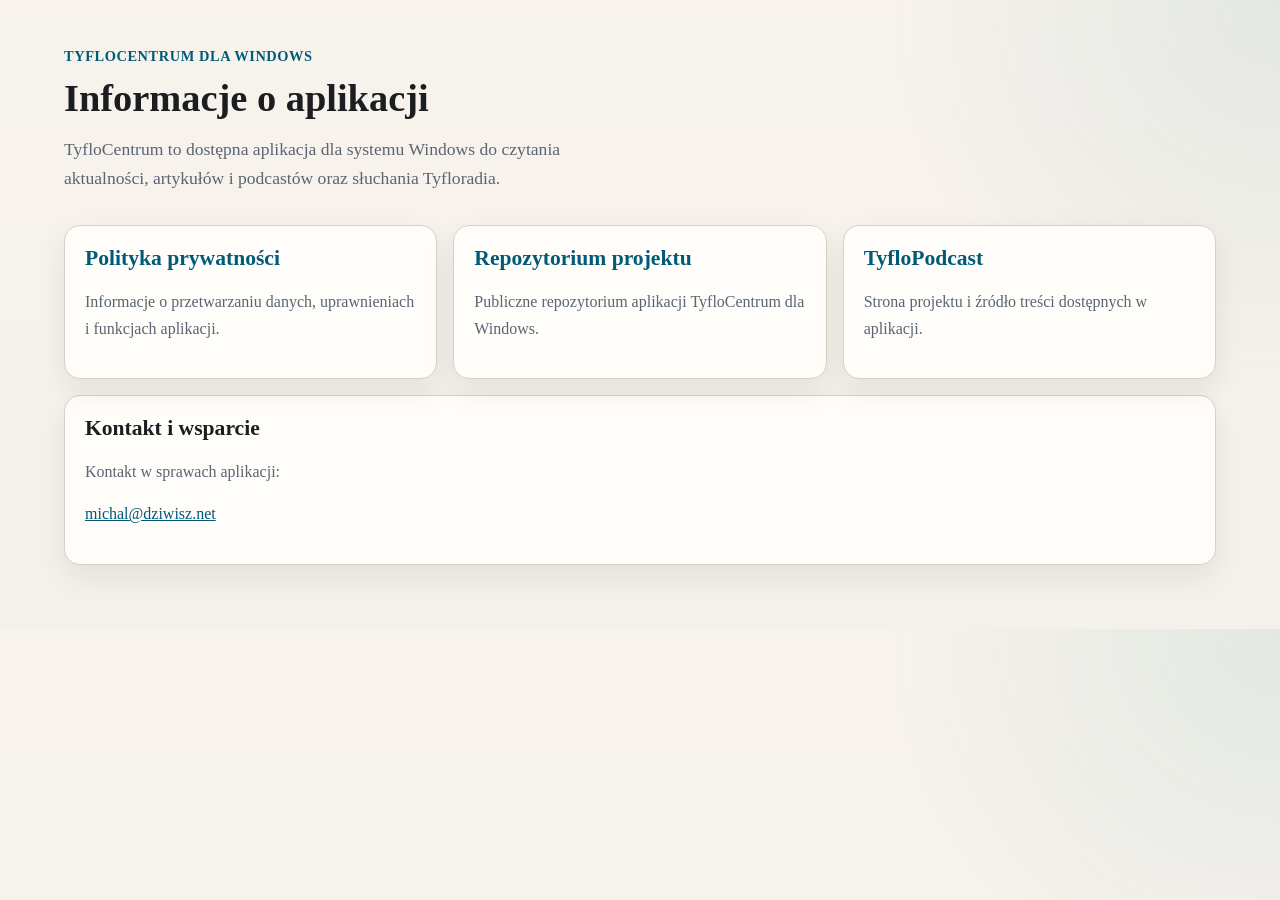
<file: site/index.html>
<!doctype html>
<html lang="pl">
<head>
  <meta charset="utf-8">
  <meta name="viewport" content="width=device-width, initial-scale=1">
  <title>TyfloCentrum</title>
  <link rel="stylesheet" href="./styles.css">
</head>
<body>
  <main class="page">
    <header class="hero">
      <p class="eyebrow">TyfloCentrum dla Windows</p>
      <h1>Informacje o aplikacji</h1>
      <p class="lead">
        TyfloCentrum to dostępna aplikacja dla systemu Windows do czytania aktualności,
        artykułów i podcastów oraz słuchania Tyfloradia.
      </p>
    </header>

    <nav aria-label="Linki pomocnicze" class="card-list">
      <a class="card" href="./privacy/">
        <h2>Polityka prywatności</h2>
        <p>Informacje o przetwarzaniu danych, uprawnieniach i funkcjach aplikacji.</p>
      </a>
      <a class="card" href="https://github.com/michaldziwisz/TyfloCentrumWindows">
        <h2>Repozytorium projektu</h2>
        <p>Publiczne repozytorium aplikacji TyfloCentrum dla Windows.</p>
      </a>
      <a class="card" href="https://tyflopodcast.net/">
        <h2>TyfloPodcast</h2>
        <p>Strona projektu i źródło treści dostępnych w aplikacji.</p>
      </a>
    </nav>

    <section class="card single-card" aria-labelledby="support-heading">
      <h2 id="support-heading">Kontakt i wsparcie</h2>
      <p>Kontakt w sprawach aplikacji:</p>
      <p><a href="mailto:michal@dziwisz.net">michal@dziwisz.net</a></p>
    </section>
  </main>
</body>
</html>
</file>
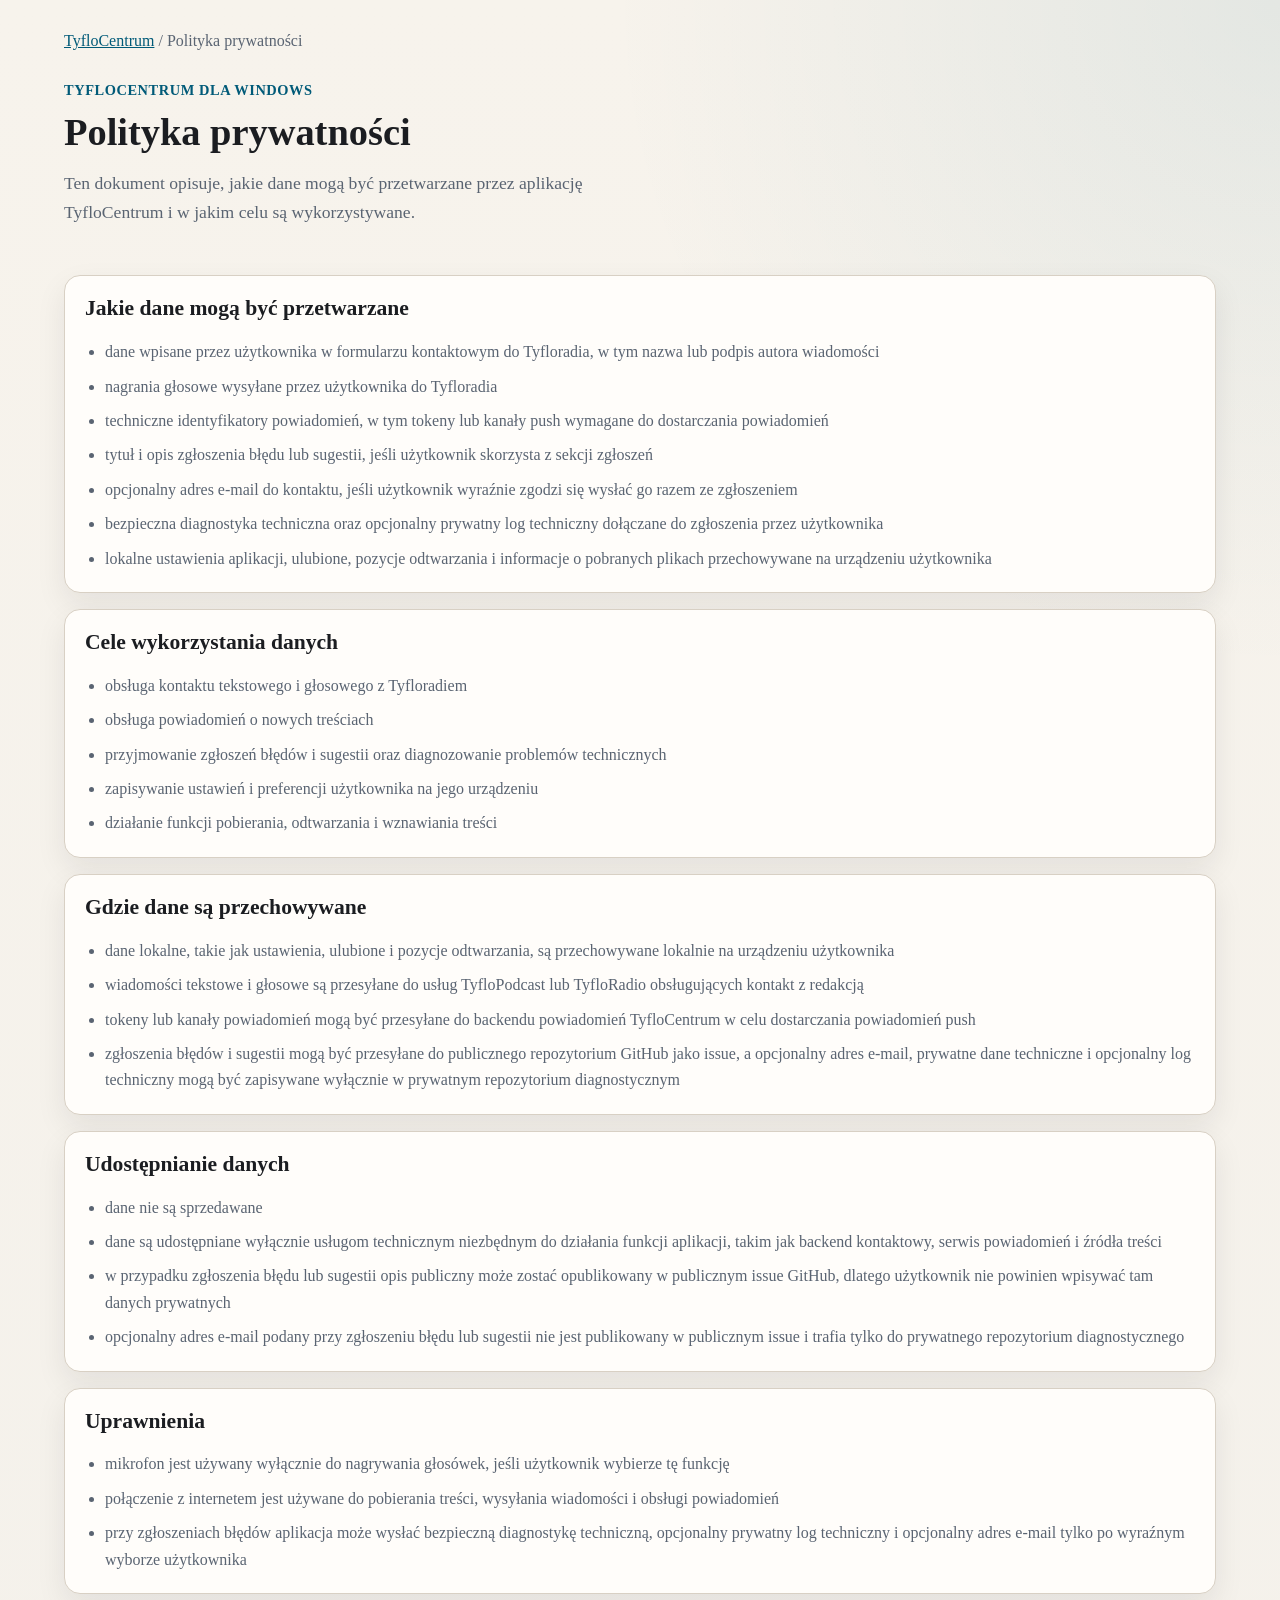
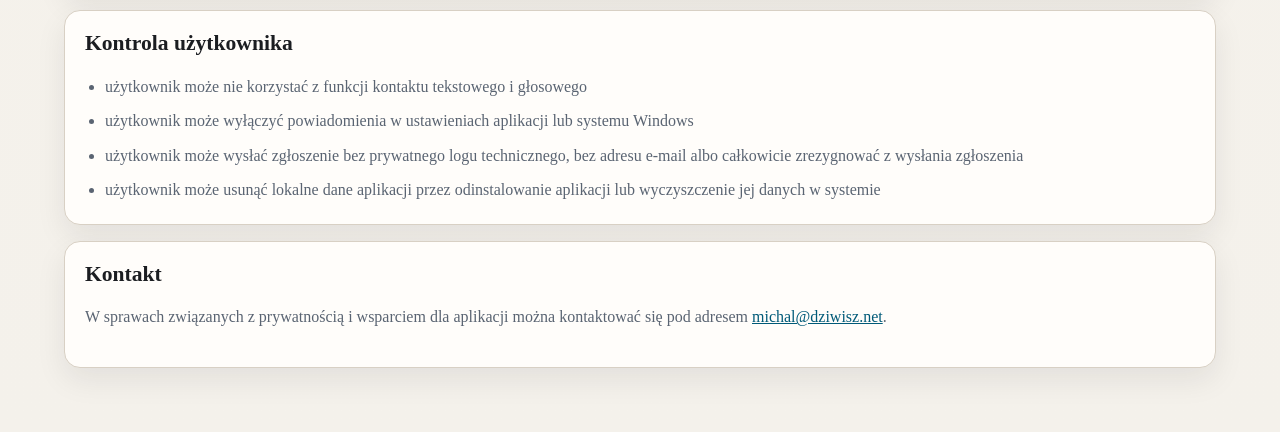
<file: site/privacy/index.html>
<!doctype html>
<html lang="pl">
<head>
  <meta charset="utf-8">
  <meta name="viewport" content="width=device-width, initial-scale=1">
  <title>Polityka prywatności TyfloCentrum</title>
  <link rel="stylesheet" href="../styles.css">
</head>
<body>
  <main class="page">
    <nav aria-label="Okruszki" class="breadcrumbs">
      <a href="../">TyfloCentrum</a>
      <span aria-hidden="true">/</span>
      <span>Polityka prywatności</span>
    </nav>

    <header class="hero">
      <p class="eyebrow">TyfloCentrum dla Windows</p>
      <h1>Polityka prywatności</h1>
      <p class="lead">
        Ten dokument opisuje, jakie dane mogą być przetwarzane przez aplikację
        TyfloCentrum i w jakim celu są wykorzystywane.
      </p>
    </header>

    <section class="card single-card" aria-labelledby="data-heading">
      <h2 id="data-heading">Jakie dane mogą być przetwarzane</h2>
      <ul>
        <li>dane wpisane przez użytkownika w formularzu kontaktowym do Tyfloradia, w tym nazwa lub podpis autora wiadomości</li>
        <li>nagrania głosowe wysyłane przez użytkownika do Tyfloradia</li>
        <li>techniczne identyfikatory powiadomień, w tym tokeny lub kanały push wymagane do dostarczania powiadomień</li>
        <li>tytuł i opis zgłoszenia błędu lub sugestii, jeśli użytkownik skorzysta z sekcji zgłoszeń</li>
        <li>opcjonalny adres e-mail do kontaktu, jeśli użytkownik wyraźnie zgodzi się wysłać go razem ze zgłoszeniem</li>
        <li>bezpieczna diagnostyka techniczna oraz opcjonalny prywatny log techniczny dołączane do zgłoszenia przez użytkownika</li>
        <li>lokalne ustawienia aplikacji, ulubione, pozycje odtwarzania i informacje o pobranych plikach przechowywane na urządzeniu użytkownika</li>
      </ul>
    </section>

    <section class="card single-card" aria-labelledby="purpose-heading">
      <h2 id="purpose-heading">Cele wykorzystania danych</h2>
      <ul>
        <li>obsługa kontaktu tekstowego i głosowego z Tyfloradiem</li>
        <li>obsługa powiadomień o nowych treściach</li>
        <li>przyjmowanie zgłoszeń błędów i sugestii oraz diagnozowanie problemów technicznych</li>
        <li>zapisywanie ustawień i preferencji użytkownika na jego urządzeniu</li>
        <li>działanie funkcji pobierania, odtwarzania i wznawiania treści</li>
      </ul>
    </section>

    <section class="card single-card" aria-labelledby="storage-heading">
      <h2 id="storage-heading">Gdzie dane są przechowywane</h2>
      <ul>
        <li>dane lokalne, takie jak ustawienia, ulubione i pozycje odtwarzania, są przechowywane lokalnie na urządzeniu użytkownika</li>
        <li>wiadomości tekstowe i głosowe są przesyłane do usług TyfloPodcast lub TyfloRadio obsługujących kontakt z redakcją</li>
        <li>tokeny lub kanały powiadomień mogą być przesyłane do backendu powiadomień TyfloCentrum w celu dostarczania powiadomień push</li>
        <li>zgłoszenia błędów i sugestii mogą być przesyłane do publicznego repozytorium GitHub jako issue, a opcjonalny adres e-mail, prywatne dane techniczne i opcjonalny log techniczny mogą być zapisywane wyłącznie w prywatnym repozytorium diagnostycznym</li>
      </ul>
    </section>

    <section class="card single-card" aria-labelledby="sharing-heading">
      <h2 id="sharing-heading">Udostępnianie danych</h2>
      <ul>
        <li>dane nie są sprzedawane</li>
        <li>dane są udostępniane wyłącznie usługom technicznym niezbędnym do działania funkcji aplikacji, takim jak backend kontaktowy, serwis powiadomień i źródła treści</li>
        <li>w przypadku zgłoszenia błędu lub sugestii opis publiczny może zostać opublikowany w publicznym issue GitHub, dlatego użytkownik nie powinien wpisywać tam danych prywatnych</li>
        <li>opcjonalny adres e-mail podany przy zgłoszeniu błędu lub sugestii nie jest publikowany w publicznym issue i trafia tylko do prywatnego repozytorium diagnostycznego</li>
      </ul>
    </section>

    <section class="card single-card" aria-labelledby="permissions-heading">
      <h2 id="permissions-heading">Uprawnienia</h2>
      <ul>
        <li>mikrofon jest używany wyłącznie do nagrywania głosówek, jeśli użytkownik wybierze tę funkcję</li>
        <li>połączenie z internetem jest używane do pobierania treści, wysyłania wiadomości i obsługi powiadomień</li>
        <li>przy zgłoszeniach błędów aplikacja może wysłać bezpieczną diagnostykę techniczną, opcjonalny prywatny log techniczny i opcjonalny adres e-mail tylko po wyraźnym wyborze użytkownika</li>
      </ul>
    </section>

    <section class="card single-card" aria-labelledby="control-heading">
      <h2 id="control-heading">Kontrola użytkownika</h2>
      <ul>
        <li>użytkownik może nie korzystać z funkcji kontaktu tekstowego i głosowego</li>
        <li>użytkownik może wyłączyć powiadomienia w ustawieniach aplikacji lub systemu Windows</li>
        <li>użytkownik może wysłać zgłoszenie bez prywatnego logu technicznego, bez adresu e-mail albo całkowicie zrezygnować z wysłania zgłoszenia</li>
        <li>użytkownik może usunąć lokalne dane aplikacji przez odinstalowanie aplikacji lub wyczyszczenie jej danych w systemie</li>
      </ul>
    </section>

    <section class="card single-card" aria-labelledby="contact-heading">
      <h2 id="contact-heading">Kontakt</h2>
      <p>
        W sprawach związanych z prywatnością i wsparciem dla aplikacji można kontaktować się pod adresem
        <a href="mailto:michal@dziwisz.net">michal@dziwisz.net</a>.
      </p>
    </section>
  </main>
</body>
</html>
</file>
<file: site/styles.css>
:root {
  color-scheme: light;
  --bg: #f4f1eb;
  --panel: #fffdfa;
  --ink: #1b1d21;
  --muted: #5a6472;
  --line: #d8d0c4;
  --accent: #005a78;
  --accent-strong: #003f53;
  --shadow: 0 12px 30px rgba(27, 29, 33, 0.08);
}

* {
  box-sizing: border-box;
}

body {
  margin: 0;
  font-family: Georgia, "Times New Roman", serif;
  color: var(--ink);
  background:
    radial-gradient(circle at top right, rgba(0, 90, 120, 0.08), transparent 28%),
    linear-gradient(180deg, #f7f3ec 0%, var(--bg) 100%);
}

a {
  color: var(--accent);
}

a:hover {
  color: var(--accent-strong);
}

.page {
  width: min(72rem, calc(100% - 2rem));
  margin: 0 auto;
  padding: 2rem 0 4rem;
}

.hero {
  padding: 1rem 0 2rem;
}

.eyebrow {
  margin: 0 0 0.75rem;
  color: var(--accent);
  font-weight: 700;
  letter-spacing: 0.04em;
  text-transform: uppercase;
  font-size: 0.9rem;
}

h1 {
  margin: 0 0 1rem;
  font-size: clamp(2rem, 3vw, 3.25rem);
  line-height: 1.1;
}

h2 {
  margin-top: 0;
  font-size: 1.35rem;
}

.lead {
  max-width: 60ch;
  margin: 0;
  color: var(--muted);
  font-size: 1.1rem;
  line-height: 1.65;
}

.breadcrumbs {
  margin-bottom: 1rem;
  color: var(--muted);
}

.card-list {
  display: grid;
  grid-template-columns: repeat(auto-fit, minmax(15rem, 1fr));
  gap: 1rem;
}

.card,
.single-card {
  display: block;
  padding: 1.25rem;
  border: 1px solid var(--line);
  border-radius: 1rem;
  background: var(--panel);
  box-shadow: var(--shadow);
  text-decoration: none;
}

.card p,
.single-card p,
.single-card li {
  color: var(--muted);
  line-height: 1.65;
}

.single-card {
  margin-top: 1rem;
}

ul {
  padding-left: 1.25rem;
  margin: 0;
}

li + li {
  margin-top: 0.5rem;
}
</file>
